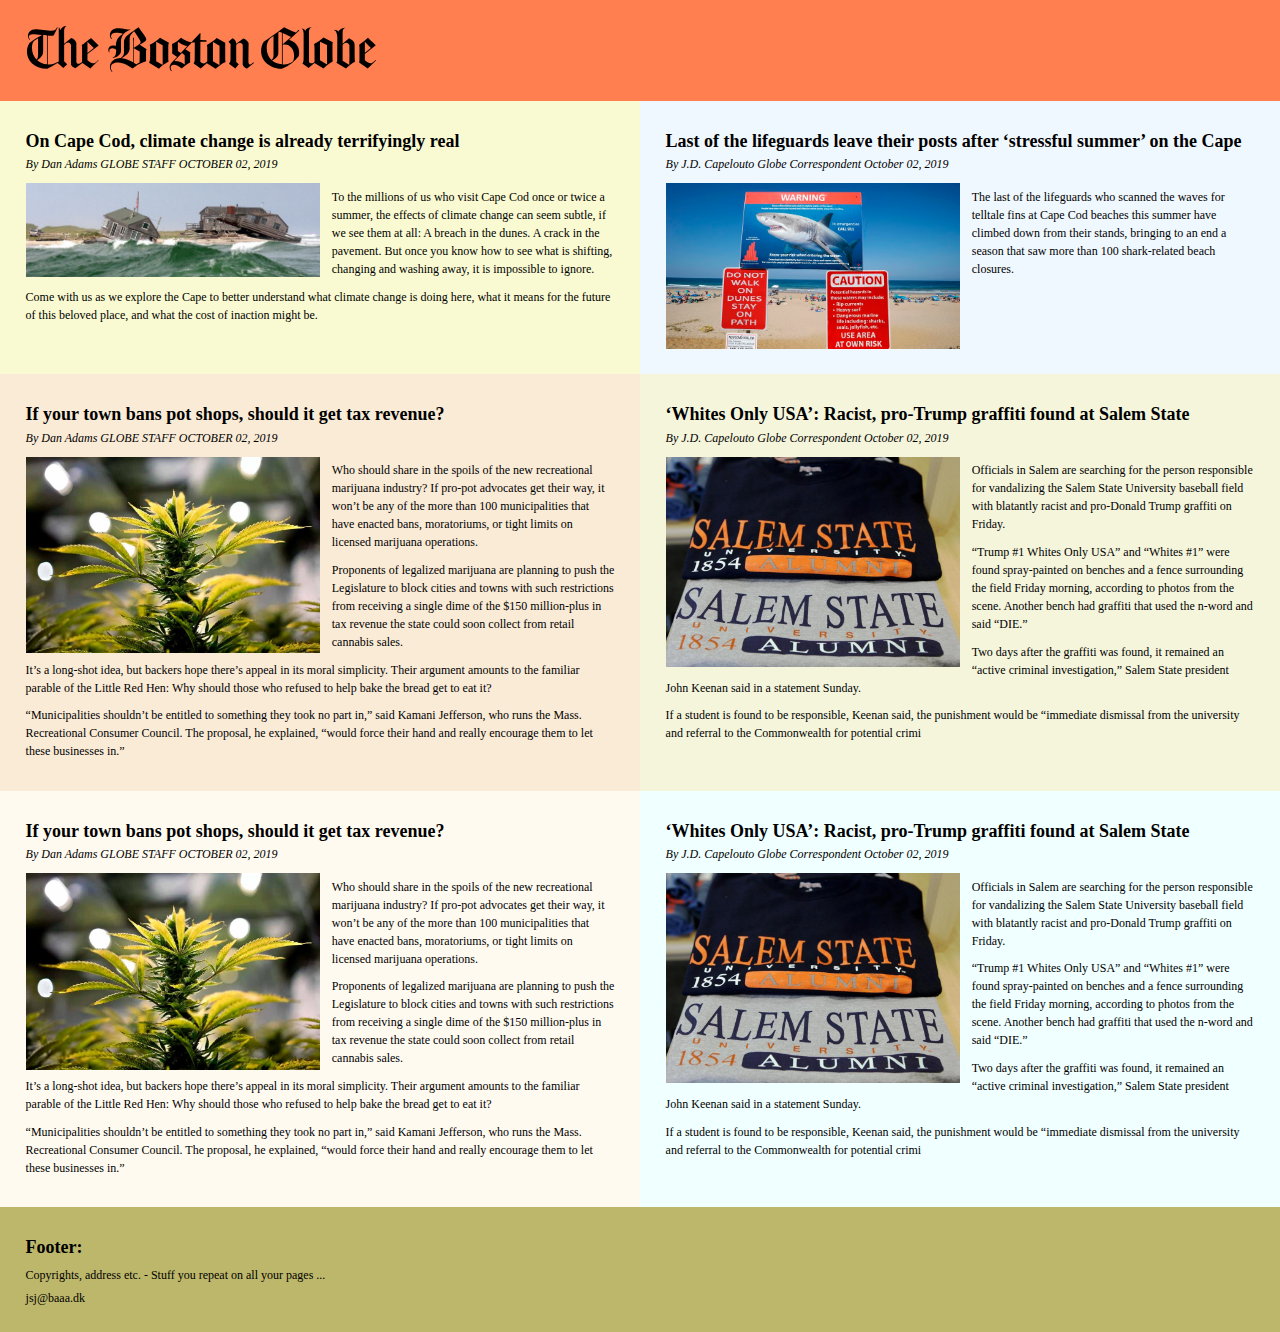
<file: index.html>
<!DOCTYPE html>
<html lang="en">
<!-- Based on template from csslayoutgenerator.com -->

<head>
    <meta charset="utf-8" />
    <!--[if lt IE 9]><script src="https://cdnjs.cloudflare.com/ajax/libs/html5shiv/3.7.3/html5shiv.min.js"></script><![endif]-->
    <title>Boston Globe - Home</title>
    <meta name="viewport" content="width=device-width, initial-scale=1.0" />
    <meta name="keywords" content="Boston Globe" />
    <meta name="description" content="Boston Globe - Home" />
    <link href="css/reset.css" rel="stylesheet">
    <link href="css/style.css" rel="stylesheet">
    <link rel="shortcut icon" href="#">
</head>

<body>

    <div id="wrapper">
        <header class="header">
            <h1><img src="images/boston_globe.svg" alt="Boston Globe logo"> </h1>


        </header>
        <!-- .header-->

        <main class="content">
            <article id="article1">
                <h2>On Cape Cod, climate change is already terrifyingly real</h2>
                <section>
                    <h3 class="author">By Dan Adams GLOBE STAFF OCTOBER 02, 2019</h3>
                    <img src="images/capecod.jpg" alt="cape cod">
                    <p>To the millions of us who visit Cape Cod once or twice a summer, the effects of climate change can seem subtle, if we see them at all: A breach in the dunes. A crack in the pavement. But once you know how to see what is shifting, changing and washing away, it is impossible to ignore.
                    </p>
                    <p>Come with us as we explore the Cape to better understand what climate change is doing here, what it means for the future of this beloved place, and what the cost of inaction might be.
                    </p>
                </section>
            </article>

            <article id="article2">
                <h2>Last of the lifeguards leave their posts after ‘stressful summer’ on the Cape</h2>
                <section>
                    <h3 class="author">By J.D. Capelouto Globe Correspondent October 02, 2019</h3>
                    <img src="images/lifeguards.jpg" alt="lifeguards">
                    <p>The last of the lifeguards who scanned the waves for telltale fins at Cape Cod beaches this summer have climbed down from their stands, bringing to an end a season that saw more than 100 shark-related beach closures.</p>
                </section>
            </article>
            <article id="article3">
                <h2>If your town bans pot shops, should it get tax revenue?</h2>
                <section>
                    <h3 class="author">By Dan Adams GLOBE STAFF OCTOBER 02, 2019</h3>
                    <img src="images/pot.jpg" alt="pot">
                    <p>Who should share in the spoils of the new recreational marijuana industry? If pro-pot advocates get their way, it won’t be any of the more than 100 municipalities that have enacted bans, moratoriums, or tight limits on licensed marijuana operations.
                    </p>
                    <p>Proponents of legalized marijuana are planning to push the Legislature to block cities and towns with such restrictions from receiving a single dime of the $150 million-plus in tax revenue the state could soon collect from retail cannabis sales.
                    </p>
                    <p>It’s a long-shot idea, but backers hope there’s appeal in its moral simplicity. Their argument amounts to the familiar parable of the Little Red Hen: Why should those who refused to help bake the bread get to eat it?
                    </p>
                    <p>“Municipalities shouldn’t be entitled to something they took no part in,” said Kamani Jefferson, who runs the Mass. Recreational Consumer Council. The proposal, he explained, “would force their hand and really encourage them to let these businesses in.”</p>
                </section>
            </article>

            <article id="article4">
                <h2>‘Whites Only USA’: Racist, pro-Trump graffiti found at Salem State</h2>
                <section>
                    <h3 class="author">By J.D. Capelouto Globe Correspondent October 02, 2019</h3>
                    <img src="images/salamstate.jpg" alt="Salem State">
                    <p>Officials in Salem are searching for the person responsible for vandalizing the Salem State University baseball field with blatantly racist and pro-Donald Trump graffiti on Friday.</p>

                    <p>
                        “Trump #1 Whites Only USA” and “Whites #1” were found spray-painted on benches and a fence surrounding the field Friday morning, according to photos from the scene. Another bench had graffiti that used the n-word and said “DIE.”</p>
                    <p>
                        Two days after the graffiti was found, it remained an “active criminal investigation,” Salem State president John Keenan said in a statement Sunday.</p>
                    <p>
                        If a student is found to be responsible, Keenan said, the punishment would be “immediate dismissal from the university and referral to the Commonwealth for potential crimi</p>
                </section>
            </article>

            <article id="article5">
                <h2>If your town bans pot shops, should it get tax revenue?</h2>
                <section>
                    <h3 class="author">By Dan Adams GLOBE STAFF OCTOBER 02, 2019</h3>
                    <img src="images/pot.jpg" alt="pot">
                    <p>Who should share in the spoils of the new recreational marijuana industry? If pro-pot advocates get their way, it won’t be any of the more than 100 municipalities that have enacted bans, moratoriums, or tight limits on licensed marijuana operations.
                    </p>
                    <p>Proponents of legalized marijuana are planning to push the Legislature to block cities and towns with such restrictions from receiving a single dime of the $150 million-plus in tax revenue the state could soon collect from retail cannabis sales.
                    </p>
                    <p>It’s a long-shot idea, but backers hope there’s appeal in its moral simplicity. Their argument amounts to the familiar parable of the Little Red Hen: Why should those who refused to help bake the bread get to eat it?
                    </p>
                    <p>“Municipalities shouldn’t be entitled to something they took no part in,” said Kamani Jefferson, who runs the Mass. Recreational Consumer Council. The proposal, he explained, “would force their hand and really encourage them to let these businesses in.”</p>
                </section>
            </article>

            <article id="article6">
                <h2>‘Whites Only USA’: Racist, pro-Trump graffiti found at Salem State</h2>
                <section>
                    <h3 class="author">By J.D. Capelouto Globe Correspondent October 02, 2019</h3>
                    <img src="images/salamstate.jpg" alt="Salem State">
                    <p>Officials in Salem are searching for the person responsible for vandalizing the Salem State University baseball field with blatantly racist and pro-Donald Trump graffiti on Friday.</p>

                    <p>
                        “Trump #1 Whites Only USA” and “Whites #1” were found spray-painted on benches and a fence surrounding the field Friday morning, according to photos from the scene. Another bench had graffiti that used the n-word and said “DIE.”</p>
                    <p>
                        Two days after the graffiti was found, it remained an “active criminal investigation,” Salem State president John Keenan said in a statement Sunday.</p>
                    <p>
                        If a student is found to be responsible, Keenan said, the punishment would be “immediate dismissal from the university and referral to the Commonwealth for potential crimi</p>
                </section>
            </article>
        </main>
        <!-- .content -->
        <footer class="footer">
            <h2>Footer:</h2>
            <p>Copyrights, address etc. - Stuff you repeat on all your pages ...</p>
            <address>jsj@baaa.dk</address>
            <!-- Based on template from csslayoutgenerator.com -->

        </footer>
        <!-- .footer -->
    </div>
    <!-- .wrapper -->

</body>

</html>
</file>
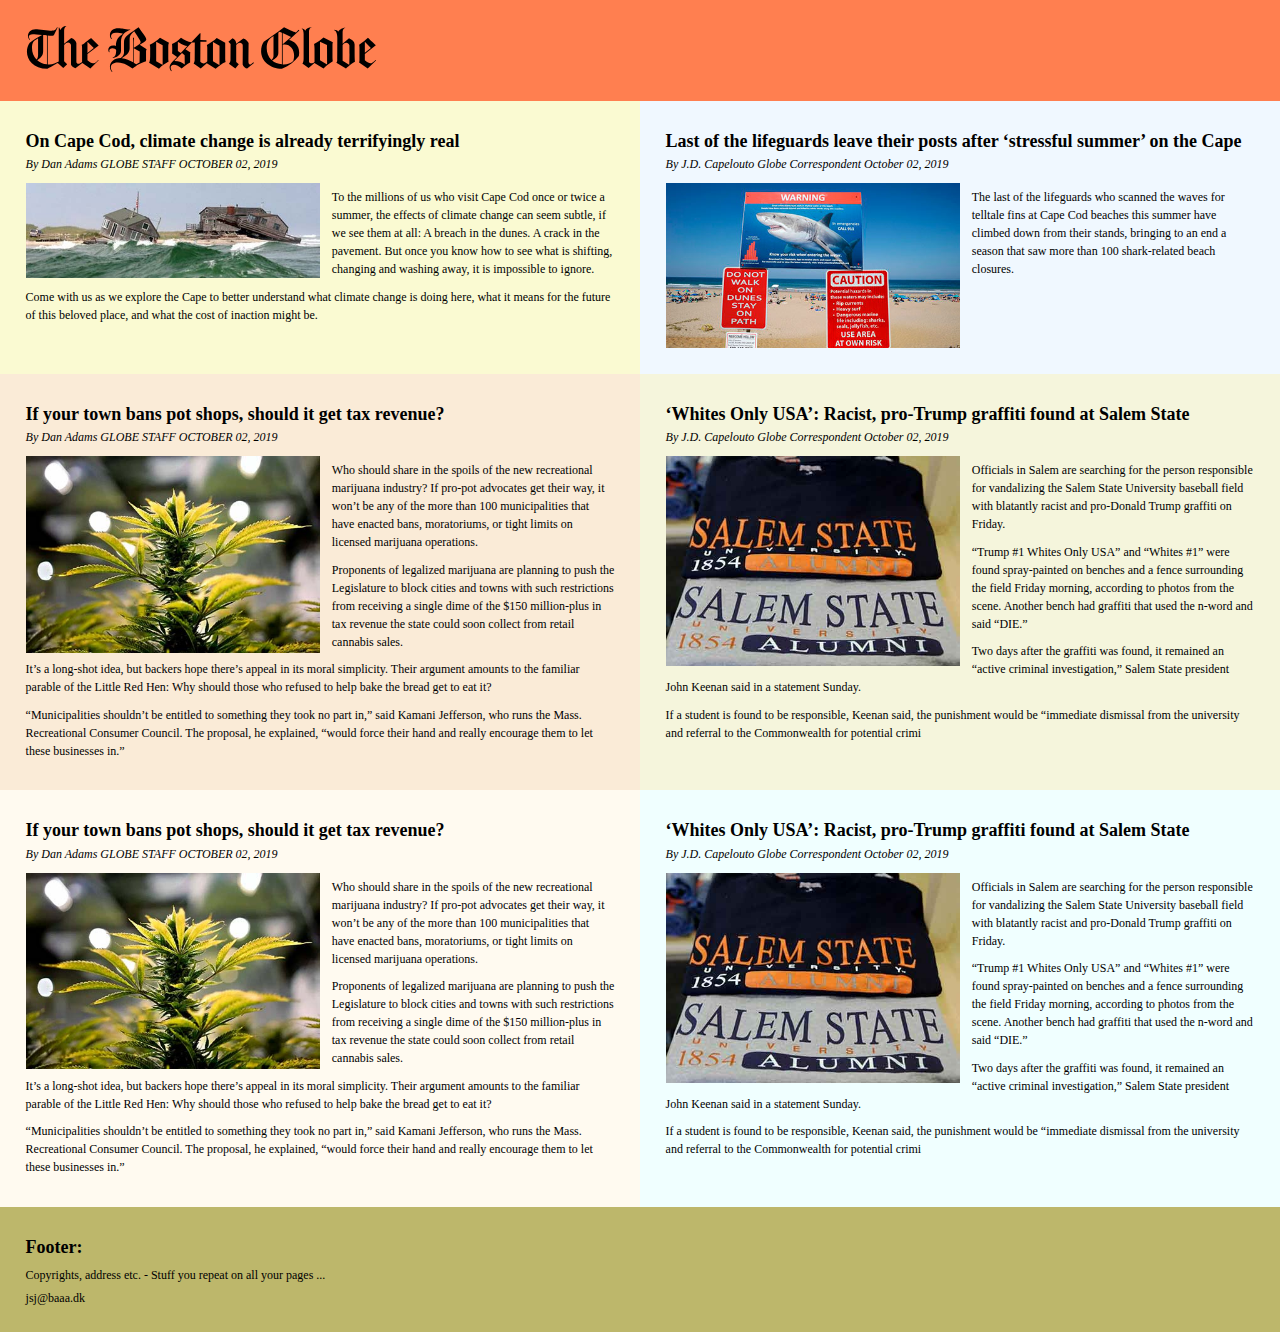
<file: index-opt.html>
<!DOCTYPE html>
<html lang="en">
<!-- Based on template from csslayoutgenerator.com -->

<head>
    <meta charset="utf-8" />
    <!--[if lt IE 9]><script src="https://cdnjs.cloudflare.com/ajax/libs/html5shiv/3.7.3/html5shiv.min.js"></script><![endif]-->
    <title>Boston Globe - Home</title>
    <meta name="viewport" content="width=device-width, initial-scale=1.0" />
    <meta name="keywords" content="Boston Globe" />
    <meta name="description" content="Boston Globe - Home" />
    <link href="css/reset.css" rel="stylesheet">
    <link href="css/style.css" rel="stylesheet">
    <link rel="shortcut icon" href="#">
</head>

<body>

    <div id="wrapper">
        <header class="header">
            <h1><img src="images/boston_globe.svg" alt="Boston Globe logo"> </h1>


        </header>
        <!-- .header-->

        <main class="content">
            <article id="article1">
                <h2>On Cape Cod, climate change is already terrifyingly real</h2>
                <section>
                    <h3 class="author">By Dan Adams GLOBE STAFF OCTOBER 02, 2019</h3>
                    <img src="images/capecod-q40.jpg" alt="cape cod">
                    <p>To the millions of us who visit Cape Cod once or twice a summer, the effects of climate change can seem subtle, if we see them at all: A breach in the dunes. A crack in the pavement. But once you know how to see what is shifting, changing and washing away, it is impossible to ignore.
                    </p>
                    <p>Come with us as we explore the Cape to better understand what climate change is doing here, what it means for the future of this beloved place, and what the cost of inaction might be.
                    </p>
                </section>
            </article>

            <article id="article2">
                <h2>Last of the lifeguards leave their posts after ‘stressful summer’ on the Cape</h2>
                <section>
                    <h3 class="author">By J.D. Capelouto Globe Correspondent October 02, 2019</h3>
                    <img src="images/lifeguards-q58.jpg" alt="lifeguards">
                    <p>The last of the lifeguards who scanned the waves for telltale fins at Cape Cod beaches this summer have climbed down from their stands, bringing to an end a season that saw more than 100 shark-related beach closures.</p>
                </section>
            </article>
            <article id="article3">
                <h2>If your town bans pot shops, should it get tax revenue?</h2>
                <section>
                    <h3 class="author">By Dan Adams GLOBE STAFF OCTOBER 02, 2019</h3>
                    <img src="images/pot-q40.jpg" alt="pot">
                    <p>Who should share in the spoils of the new recreational marijuana industry? If pro-pot advocates get their way, it won’t be any of the more than 100 municipalities that have enacted bans, moratoriums, or tight limits on licensed marijuana operations.
                    </p>
                    <p>Proponents of legalized marijuana are planning to push the Legislature to block cities and towns with such restrictions from receiving a single dime of the $150 million-plus in tax revenue the state could soon collect from retail cannabis sales.
                    </p>
                    <p>It’s a long-shot idea, but backers hope there’s appeal in its moral simplicity. Their argument amounts to the familiar parable of the Little Red Hen: Why should those who refused to help bake the bread get to eat it?
                    </p>
                    <p>“Municipalities shouldn’t be entitled to something they took no part in,” said Kamani Jefferson, who runs the Mass. Recreational Consumer Council. The proposal, he explained, “would force their hand and really encourage them to let these businesses in.”</p>
                </section>
            </article>

            <article id="article4">
                <h2>‘Whites Only USA’: Racist, pro-Trump graffiti found at Salem State</h2>
                <section>
                    <h3 class="author">By J.D. Capelouto Globe Correspondent October 02, 2019</h3>
                    <img src="images/salamstate-q12.jpg" alt="Salem State">
                    <p>Officials in Salem are searching for the person responsible for vandalizing the Salem State University baseball field with blatantly racist and pro-Donald Trump graffiti on Friday.</p>

                    <p>
                        “Trump #1 Whites Only USA” and “Whites #1” were found spray-painted on benches and a fence surrounding the field Friday morning, according to photos from the scene. Another bench had graffiti that used the n-word and said “DIE.”</p>
                    <p>
                        Two days after the graffiti was found, it remained an “active criminal investigation,” Salem State president John Keenan said in a statement Sunday.</p>
                    <p>
                        If a student is found to be responsible, Keenan said, the punishment would be “immediate dismissal from the university and referral to the Commonwealth for potential crimi</p>
                </section>
            </article>

            <article id="article5">
                <h2>If your town bans pot shops, should it get tax revenue?</h2>
                <section>
                    <h3 class="author">By Dan Adams GLOBE STAFF OCTOBER 02, 2019</h3>
                    <img src="images/pot-q40.jpg" alt="pot">
                    <p>Who should share in the spoils of the new recreational marijuana industry? If pro-pot advocates get their way, it won’t be any of the more than 100 municipalities that have enacted bans, moratoriums, or tight limits on licensed marijuana operations.
                    </p>
                    <p>Proponents of legalized marijuana are planning to push the Legislature to block cities and towns with such restrictions from receiving a single dime of the $150 million-plus in tax revenue the state could soon collect from retail cannabis sales.
                    </p>
                    <p>It’s a long-shot idea, but backers hope there’s appeal in its moral simplicity. Their argument amounts to the familiar parable of the Little Red Hen: Why should those who refused to help bake the bread get to eat it?
                    </p>
                    <p>“Municipalities shouldn’t be entitled to something they took no part in,” said Kamani Jefferson, who runs the Mass. Recreational Consumer Council. The proposal, he explained, “would force their hand and really encourage them to let these businesses in.”</p>
                </section>
            </article>

            <article id="article6">
                <h2>‘Whites Only USA’: Racist, pro-Trump graffiti found at Salem State</h2>
                <section>
                    <h3 class="author">By J.D. Capelouto Globe Correspondent October 02, 2019</h3>
                    <img src="images/salamstate-q12.jpg" alt="Salem State">
                    <p>Officials in Salem are searching for the person responsible for vandalizing the Salem State University baseball field with blatantly racist and pro-Donald Trump graffiti on Friday.</p>

                    <p>
                        “Trump #1 Whites Only USA” and “Whites #1” were found spray-painted on benches and a fence surrounding the field Friday morning, according to photos from the scene. Another bench had graffiti that used the n-word and said “DIE.”</p>
                    <p>
                        Two days after the graffiti was found, it remained an “active criminal investigation,” Salem State president John Keenan said in a statement Sunday.</p>
                    <p>
                        If a student is found to be responsible, Keenan said, the punishment would be “immediate dismissal from the university and referral to the Commonwealth for potential crimi</p>
                </section>
            </article>
        </main>
        <!-- .content -->
        <footer class="footer">
            <h2>Footer:</h2>
            <p>Copyrights, address etc. - Stuff you repeat on all your pages ...</p>
            <address>jsj@baaa.dk</address>
            <!-- Based on template from csslayoutgenerator.com -->

        </footer>
        <!-- .footer -->
    </div>
    <!-- .wrapper -->

</body>

</html>
</file>
<file: css/style.css>
/* Based on template from csslayoutgenerator.com */

body {
    font: 12px/18px Georgia, "Times New Roman", Times, serif;
}

strong {
    font-weight: bold;
}

h1,
h2,
h4,
h5,
h6 {
    font-weight: bold;
}

h1 {
    font-size: 1.5em;
}

h2 {
    font-size: 1.5em;
    padding: 0.3em 0;
}

img {
    max-width: 100%;
}

/* Header
-----------------------------------------------------------------------------*/

header {
    height: auto;
    background-color: coral;
    padding: 2%;
}


/* Middle
-----------------------------------------------------------------------------*/

main {}

article {
    overflow: auto;
}

#article1 {
    background-color: lightgoldenrodyellow;
    padding: 2%;
}

#article3 {
    background-color: antiquewhite;
    padding: 2%;
}

#article5 {
    background-color: floralwhite;
    padding: 2%;
}


article img {
    padding: 0.5em 0;
}

p {
    padding: 0.4em 0;
}

#article2 {
    background-color: aliceblue;
    padding: 2%;
}

#article4 {
    background-color: beige;
    padding: 2%;
}

#article6 {
    background-color: azure;
    padding: 2%;
}

.author {
    font-style: italic;
}


/* Footer
-----------------------------------------------------------------------------*/

footer {
    height: auto;
    background-color: darkkhaki;
    padding: 2%;
}

@media only screen and (min-width: 480px) {

    /*header {  background-color:#FF6; }*/
    article img {
        max-width: 50%;
        float: left;
        padding: 0 2% 0 0;
    }

    .author {
        margin-bottom: 10px;
    }

    #article2 {
        clear: both;
    }

    footer {
        clear: both;
    }
}

@media only screen and (min-width: 1000px) {
    main {
        display: flex;
        flex-wrap: wrap;
    }

    article {
        width: 46%;
    }
}

@media only screen and (min-width: 1900px) {
    #wrapper {
        width: 1900px;
        margin: 0 auto;
    }
}
</file>
